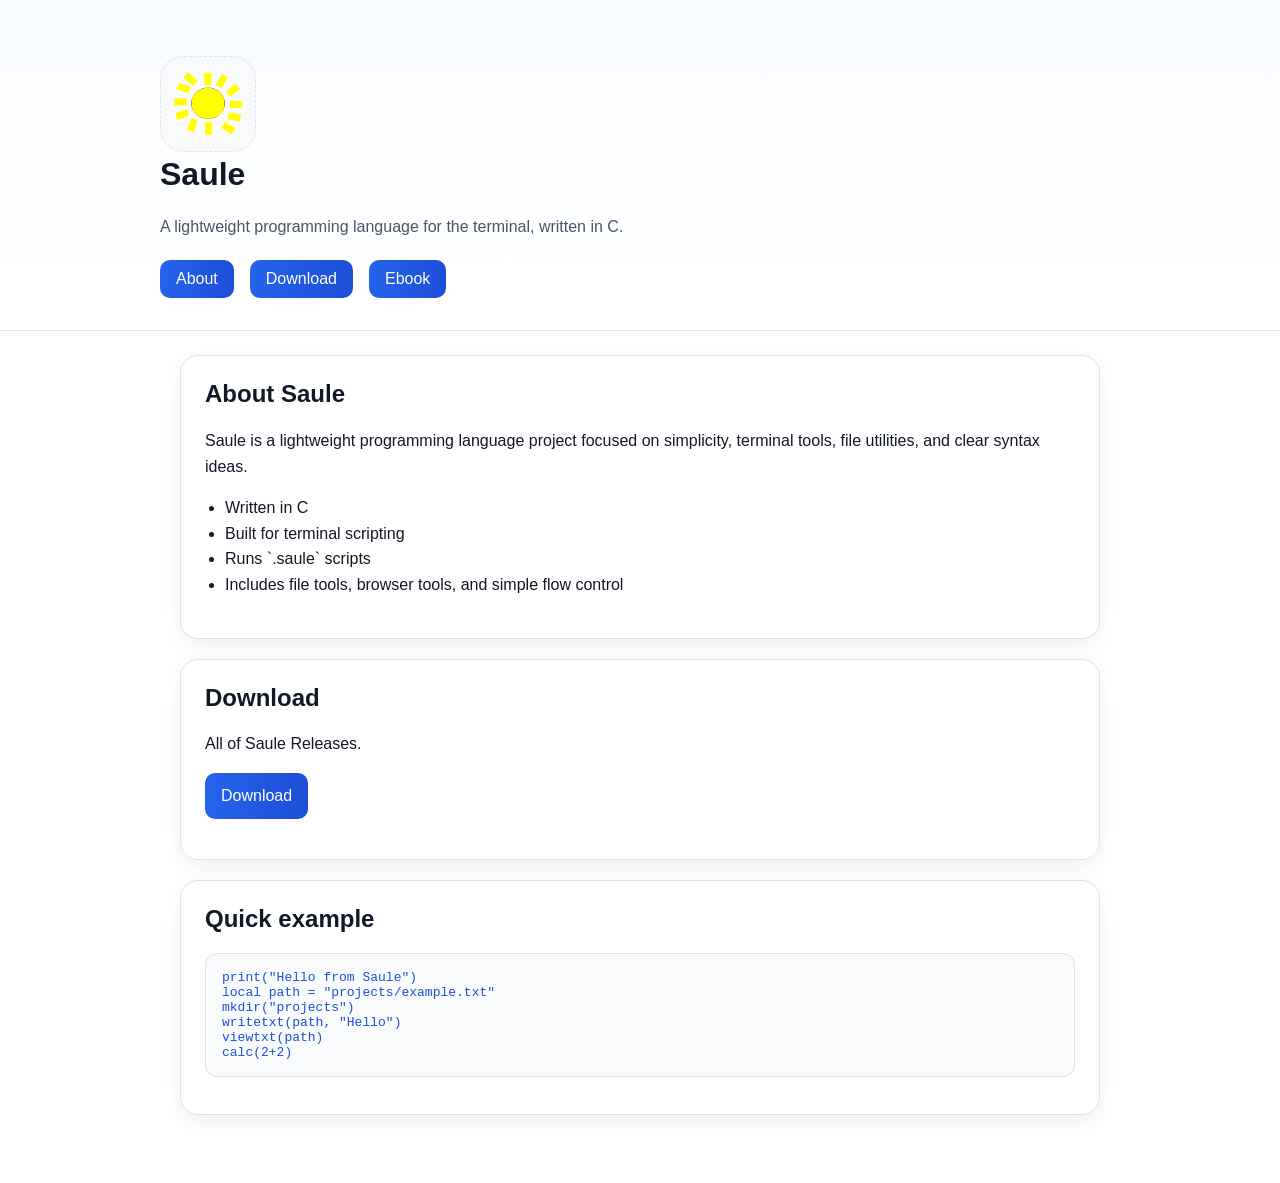
<file: index.html>
<!DOCTYPE html>
<html lang="en">
<head>
  <meta charset="UTF-8">
  <meta name="viewport" content="width=device-width, initial-scale=1.0">
  <title>Saule Language</title>
  <link rel="stylesheet" href="style.css">
</head>
<body>
  <header class="hero">
    <div class="hero-inner">
      <img src="images/saule-logo.png" alt="Saule logo" class="logo">
      <h1>Saule</h1>
      <p class="subtitle">A lightweight programming language for the terminal, written in C.</p>
      <nav>
        <a href="#about">About</a>
        <a href="#download">Download</a>
        <a href="ebook.html">Ebook</a>
      </nav>
    </div>
  </header>

  <main class="container">
    <section id="about" class="card">
      <h2>About Saule</h2>
      <p>Saule is a lightweight programming language project focused on simplicity, terminal tools, file utilities, and clear syntax ideas.</p>
      <ul>
        <li>Written in C</li>
        <li>Built for terminal scripting</li>
        <li>Runs `.saule` scripts</li>
        <li>Includes file tools, browser tools, and simple flow control</li>
      </ul>
    </section>

    <section id="download" class="card">
      <h2>Download</h2>
      <p>All of Saule Releases.</p>
      <p><a class="button" href="https://github.com/laurisLTU/Saule/releases">Download</a></p>
    </section>

    <section class="card">
      <h2>Quick example</h2>
<pre><code>print("Hello from Saule")
local path = "projects/example.txt"
mkdir("projects")
writetxt(path, "Hello")
viewtxt(path)
calc(2+2)</code></pre>
    </section>
  </main>
</body>
</html>
</file>
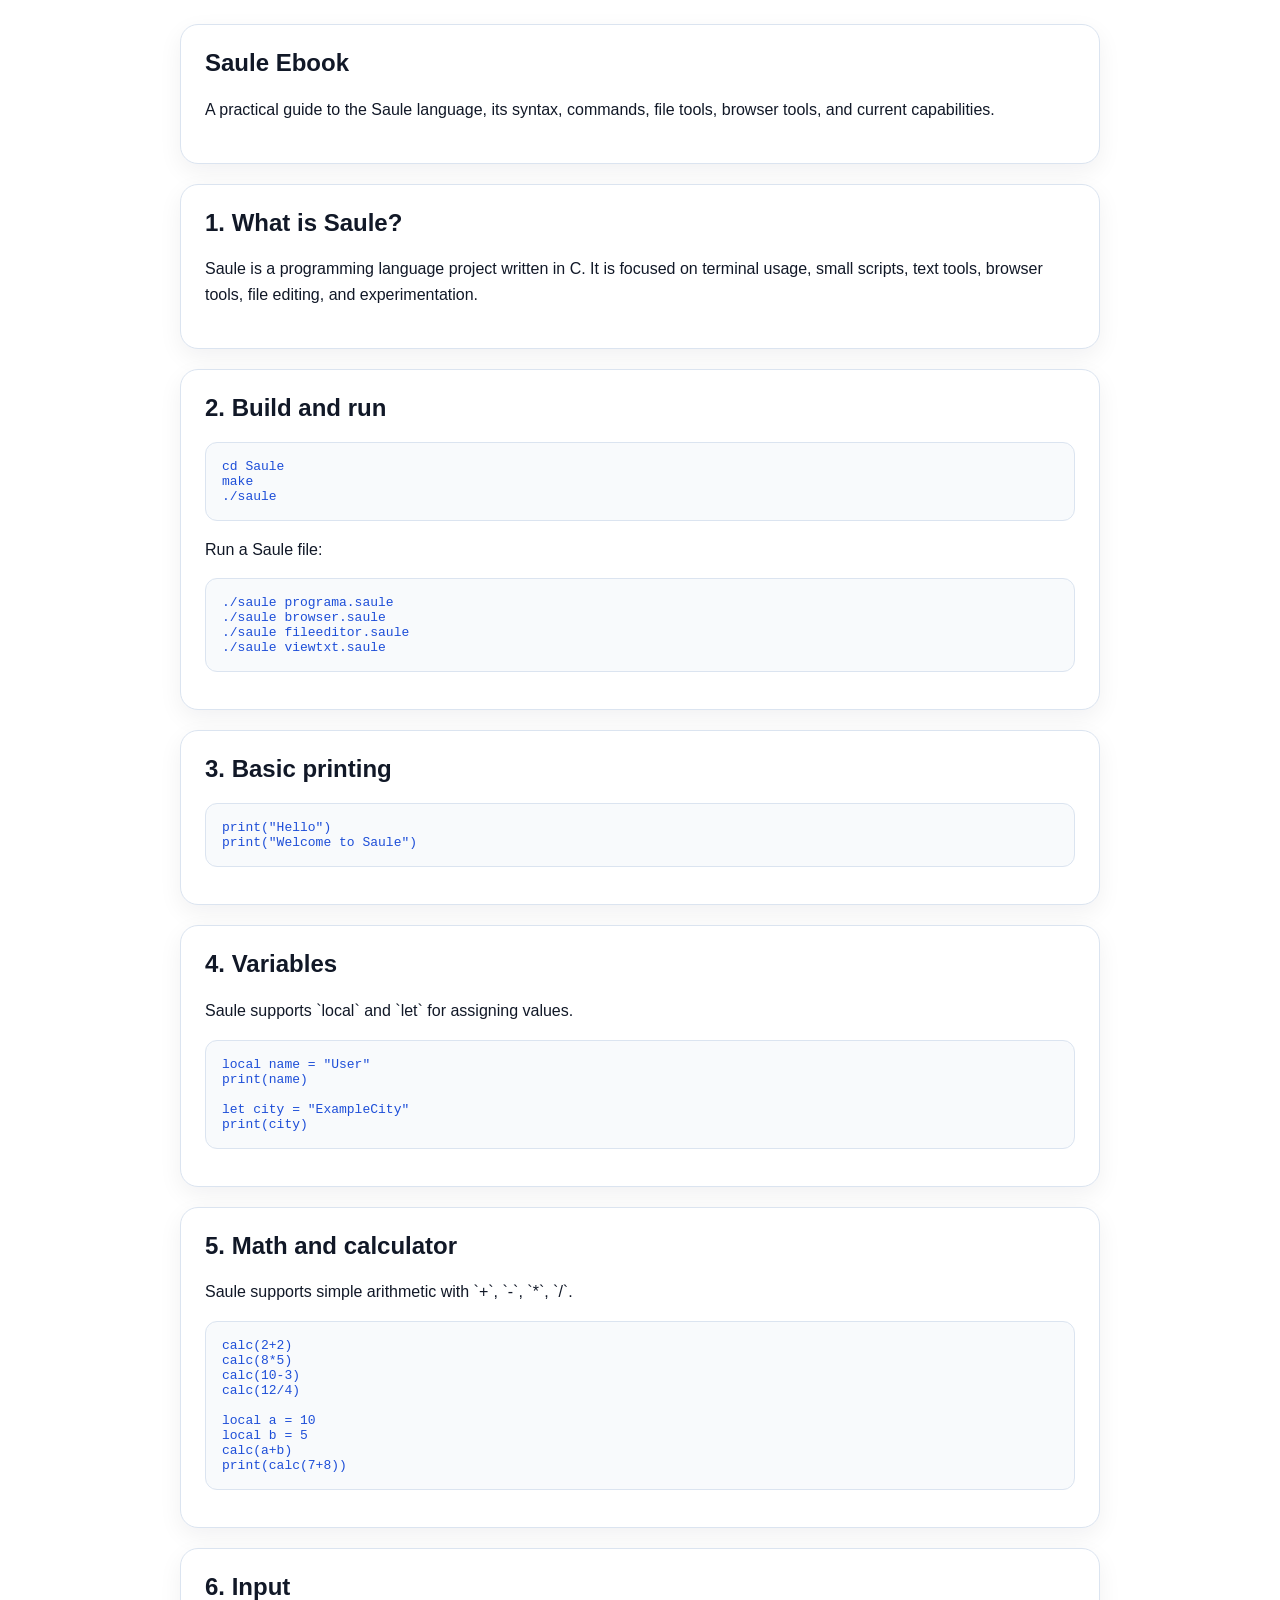
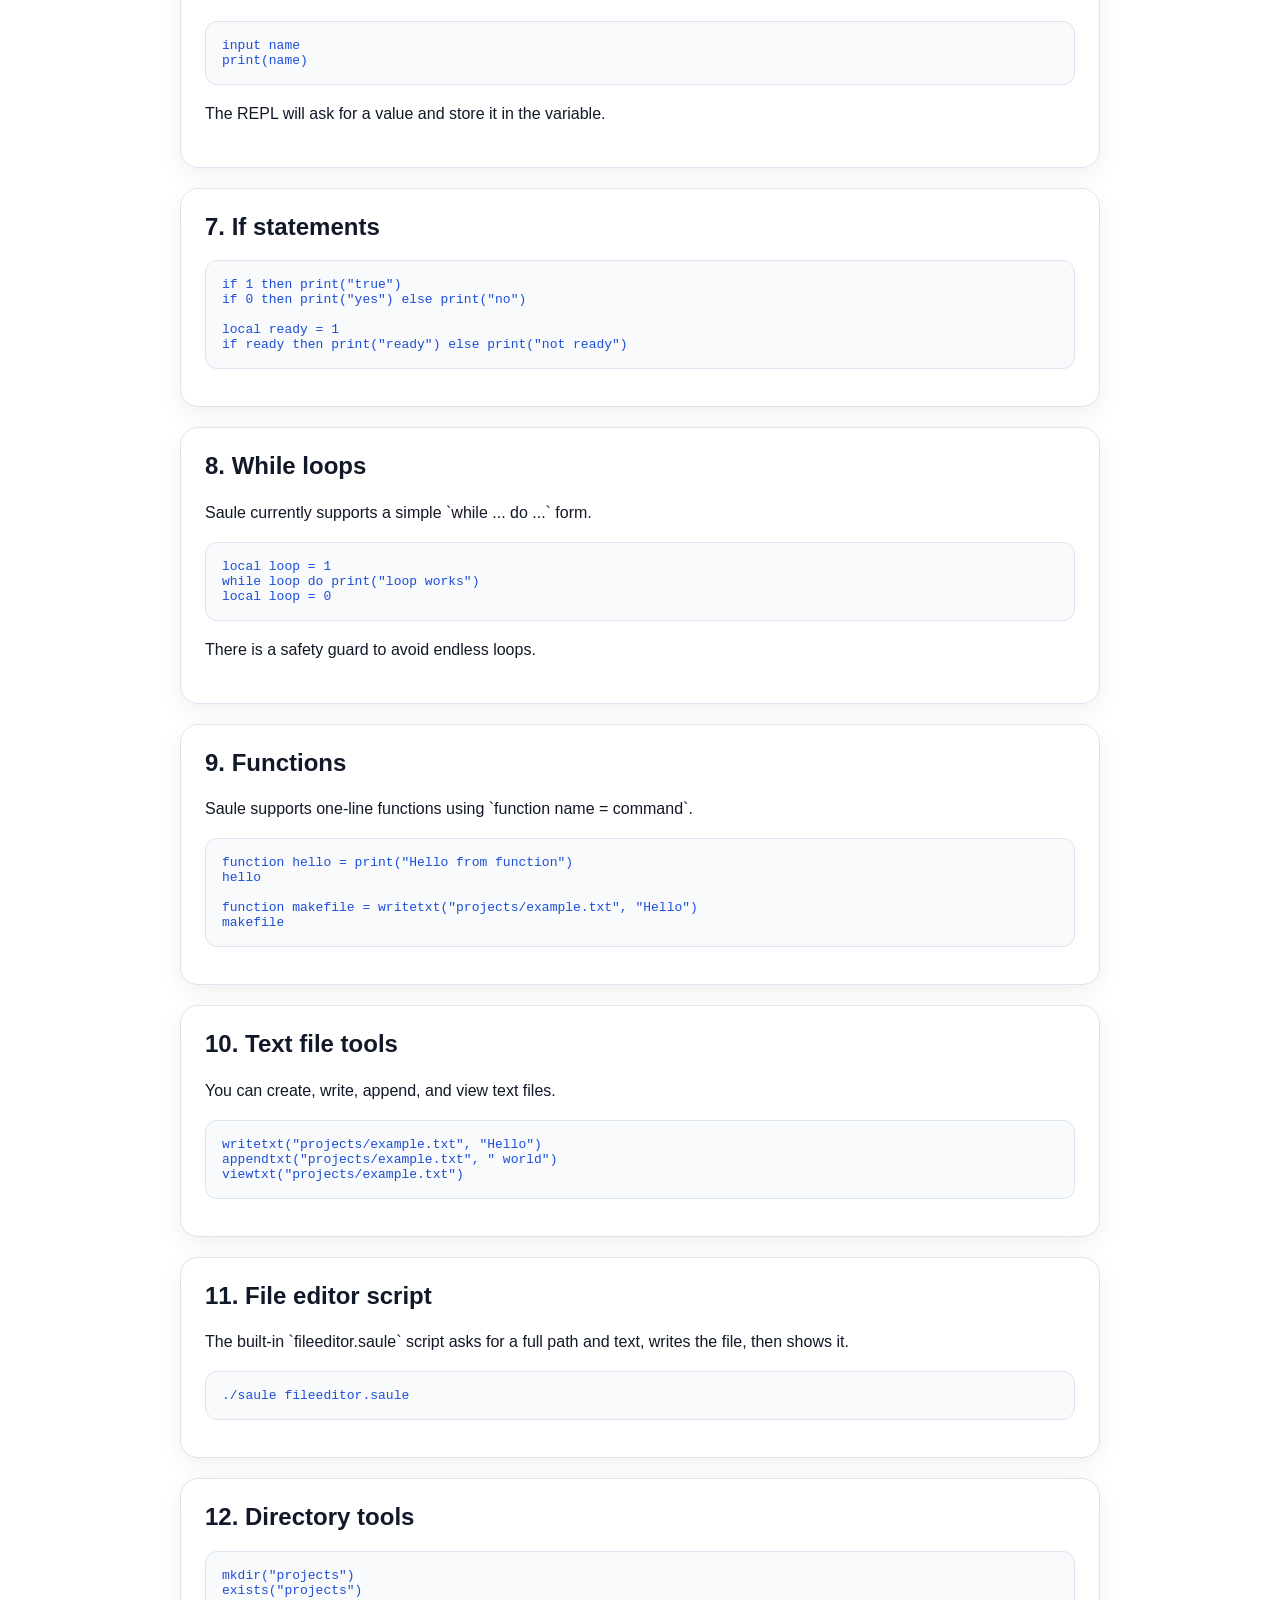
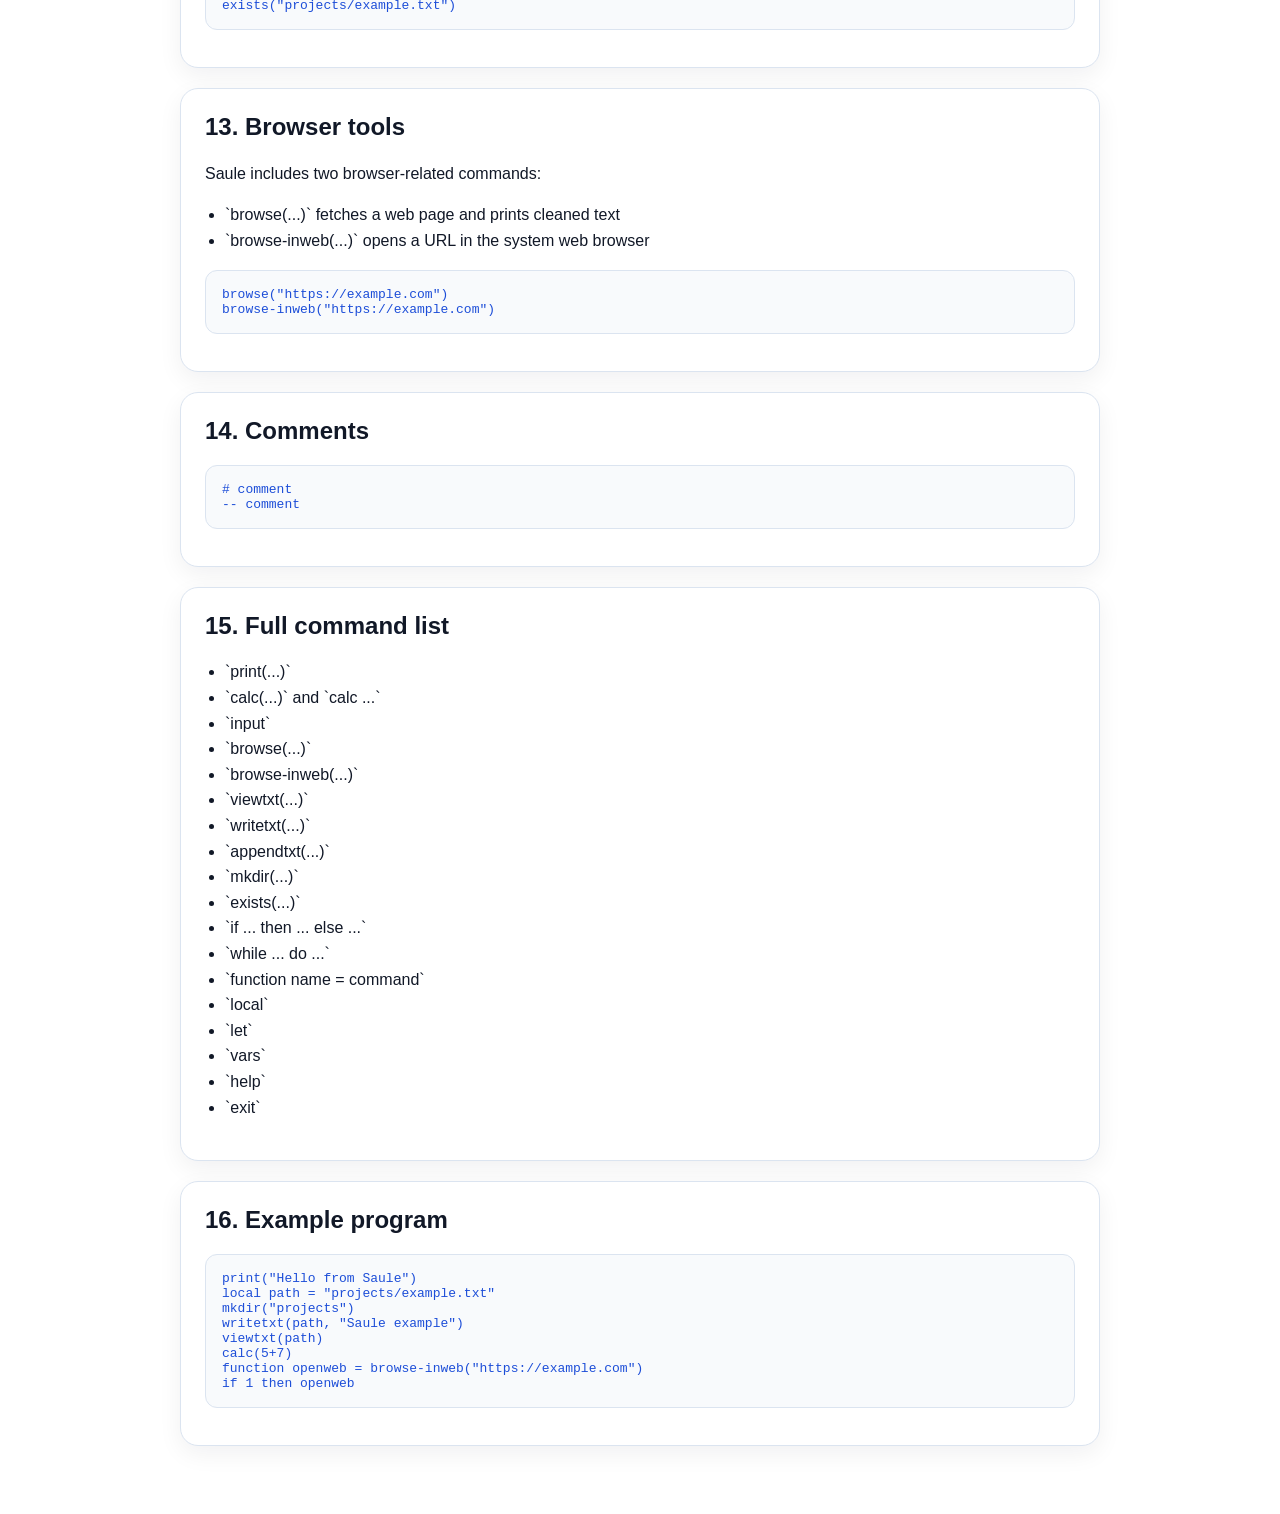
<file: ebook.html>
<!DOCTYPE html>
<html lang="en">
<head>
  <meta charset="UTF-8">
  <meta name="viewport" content="width=device-width, initial-scale=1.0">
  <title>Saule Ebook</title>
  <link rel="stylesheet" href="style.css">
</head>
<body>
  <main class="container ebook-page">
    <section class="card">
      <h1>Saule Ebook</h1>
      <p>A practical guide to the Saule language, its syntax, commands, file tools, browser tools, and current capabilities.</p>
    </section>

    <section class="card">
      <h2>1. What is Saule?</h2>
      <p>Saule is a programming language project written in C. It is focused on terminal usage, small scripts, text tools, browser tools, file editing, and experimentation.</p>
    </section>

    <section class="card">
      <h2>2. Build and run</h2>
<pre><code>cd Saule
make
./saule</code></pre>
      <p>Run a Saule file:</p>
<pre><code>./saule programa.saule
./saule browser.saule
./saule fileeditor.saule
./saule viewtxt.saule</code></pre>
    </section>

    <section class="card">
      <h2>3. Basic printing</h2>
<pre><code>print("Hello")
print("Welcome to Saule")</code></pre>
    </section>

    <section class="card">
      <h2>4. Variables</h2>
      <p>Saule supports `local` and `let` for assigning values.</p>
<pre><code>local name = "User"
print(name)

let city = "ExampleCity"
print(city)</code></pre>
    </section>

    <section class="card">
      <h2>5. Math and calculator</h2>
      <p>Saule supports simple arithmetic with `+`, `-`, `*`, `/`.</p>
<pre><code>calc(2+2)
calc(8*5)
calc(10-3)
calc(12/4)

local a = 10
local b = 5
calc(a+b)
print(calc(7+8))</code></pre>
    </section>

    <section class="card">
      <h2>6. Input</h2>
<pre><code>input name
print(name)</code></pre>
      <p>The REPL will ask for a value and store it in the variable.</p>
    </section>

    <section class="card">
      <h2>7. If statements</h2>
<pre><code>if 1 then print("true")
if 0 then print("yes") else print("no")

local ready = 1
if ready then print("ready") else print("not ready")</code></pre>
    </section>

    <section class="card">
      <h2>8. While loops</h2>
      <p>Saule currently supports a simple `while ... do ...` form.</p>
<pre><code>local loop = 1
while loop do print("loop works")
local loop = 0</code></pre>
      <p>There is a safety guard to avoid endless loops.</p>
    </section>

    <section class="card">
      <h2>9. Functions</h2>
      <p>Saule supports one-line functions using `function name = command`.</p>
<pre><code>function hello = print("Hello from function")
hello

function makefile = writetxt("projects/example.txt", "Hello")
makefile</code></pre>
    </section>

    <section class="card">
      <h2>10. Text file tools</h2>
      <p>You can create, write, append, and view text files.</p>
<pre><code>writetxt("projects/example.txt", "Hello")
appendtxt("projects/example.txt", " world")
viewtxt("projects/example.txt")</code></pre>
    </section>

    <section class="card">
      <h2>11. File editor script</h2>
      <p>The built-in `fileeditor.saule` script asks for a full path and text, writes the file, then shows it.</p>
<pre><code>./saule fileeditor.saule</code></pre>
    </section>

    <section class="card">
      <h2>12. Directory tools</h2>
<pre><code>mkdir("projects")
exists("projects")
exists("projects/example.txt")</code></pre>
    </section>

    <section class="card">
      <h2>13. Browser tools</h2>
      <p>Saule includes two browser-related commands:</p>
      <ul>
        <li>`browse(...)` fetches a web page and prints cleaned text</li>
        <li>`browse-inweb(...)` opens a URL in the system web browser</li>
      </ul>
<pre><code>browse("https://example.com")
browse-inweb("https://example.com")</code></pre>
    </section>

    <section class="card">
      <h2>14. Comments</h2>
<pre><code># comment
-- comment</code></pre>
    </section>

    <section class="card">
      <h2>15. Full command list</h2>
      <ul>
        <li>`print(...)`</li>
        <li>`calc(...)` and `calc ...`</li>
        <li>`input`</li>
        <li>`browse(...)`</li>
        <li>`browse-inweb(...)`</li>
        <li>`viewtxt(...)`</li>
        <li>`writetxt(...)`</li>
        <li>`appendtxt(...)`</li>
        <li>`mkdir(...)`</li>
        <li>`exists(...)`</li>
        <li>`if ... then ... else ...`</li>
        <li>`while ... do ...`</li>
        <li>`function name = command`</li>
        <li>`local`</li>
        <li>`let`</li>
        <li>`vars`</li>
        <li>`help`</li>
        <li>`exit`</li>
      </ul>
    </section>

    <section class="card">
      <h2>16. Example program</h2>
<pre><code>print("Hello from Saule")
local path = "projects/example.txt"
mkdir("projects")
writetxt(path, "Saule example")
viewtxt(path)
calc(5+7)
function openweb = browse-inweb("https://example.com")
if 1 then openweb</code></pre>
    </section>
  </main>
</body>
</html>
</file>
<file: style.css>
:root {
  --bg: #ffffff;
  --panel: #ffffff;
  --card: #ffffff;
  --text: #111827;
  --muted: #4b5563;
  --accent: #2563eb;
  --accent-2: #1d4ed8;
  --border: #dbe4f0;
  --soft: #f8fafc;
}

* {
  box-sizing: border-box;
}

body {
  margin: 0;
  font-family: Arial, sans-serif;
  background: var(--bg);
  color: var(--text);
}

.hero {
  padding: 56px 20px 32px;
  border-bottom: 1px solid var(--border);
  background: linear-gradient(180deg, #f8fbff, #ffffff);
}

.hero-inner,
.container {
  max-width: 960px;
  margin: 0 auto;
}

.logo {
  width: 96px;
  height: 96px;
  object-fit: contain;
  border-radius: 24px;
  background: var(--soft);
  padding: 12px;
  border: 1px dashed var(--border);
}

h1, h2 {
  margin-top: 0;
}

.subtitle {
  color: var(--muted);
  max-width: 720px;
}

nav {
  display: flex;
  gap: 16px;
  flex-wrap: wrap;
  margin-top: 20px;
}

nav a,
.button {
  color: white;
  text-decoration: none;
  background: linear-gradient(90deg, var(--accent), var(--accent-2));
  padding: 10px 16px;
  border-radius: 10px;
  display: inline-block;
}

.container {
  padding: 24px 20px 48px;
}

.card {
  background: var(--card);
  border: 1px solid var(--border);
  border-radius: 18px;
  padding: 24px;
  margin-bottom: 20px;
  box-shadow: 0 8px 24px rgba(15, 23, 42, 0.06);
}

pre {
  overflow-x: auto;
  background: var(--soft);
  border: 1px solid var(--border);
  border-radius: 12px;
  padding: 16px;
}

code {
  color: #1d4ed8;
}

ul {
  padding-left: 20px;
}

p, li {
  line-height: 1.6;
}
</file>
